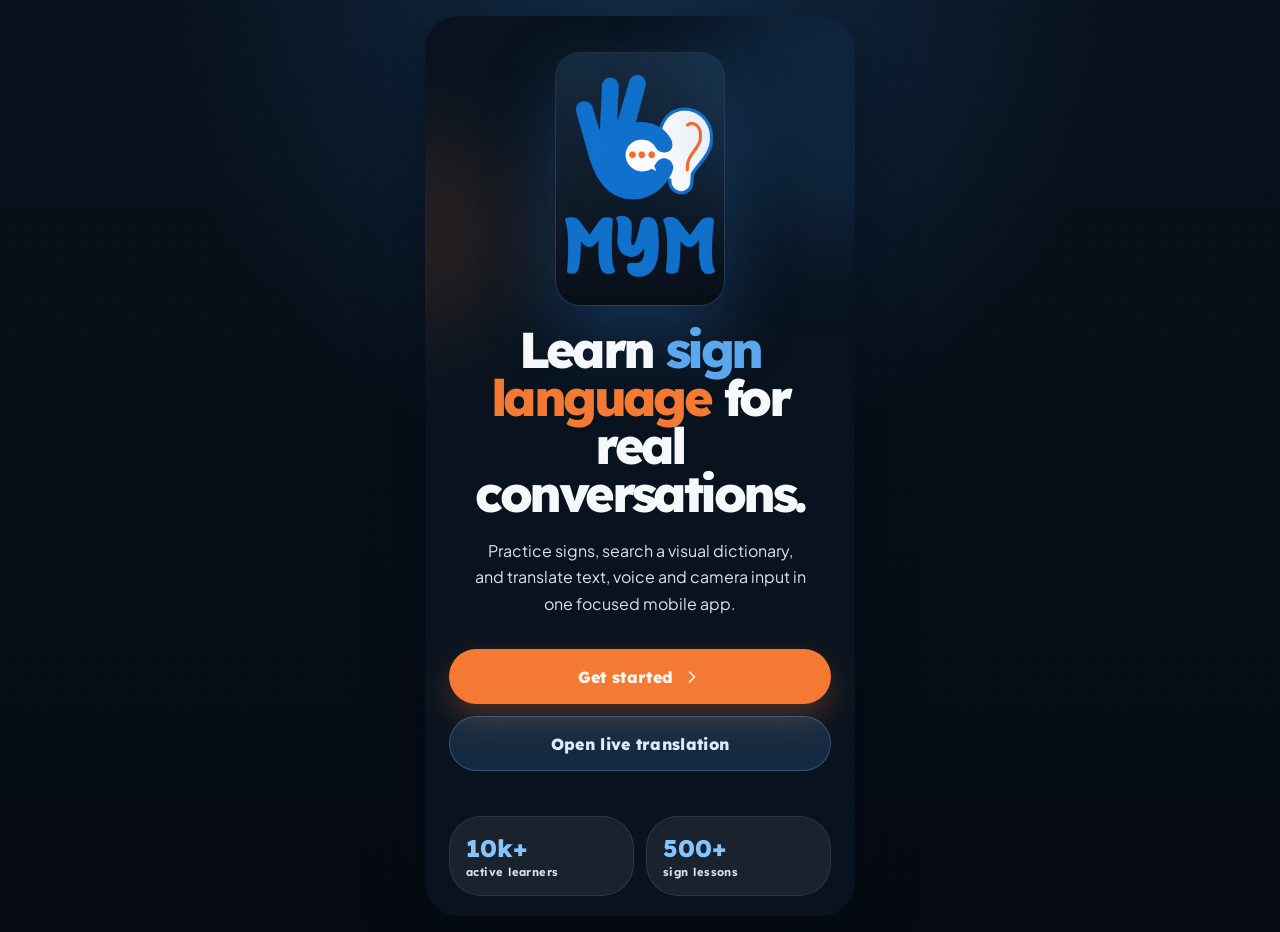
<file: index.html>
<!DOCTYPE html>
<html lang="en">
<head>
  <meta charset="UTF-8" />
  <meta name="viewport" content="width=device-width, initial-scale=1.0" />
  <meta name="description" content="MyM is a sign language learning and translation app with dictionary, lessons, practice, live camera, text, voice and video translation." />
  <meta name="theme-color" content="#09131f" />
  <meta name="apple-mobile-web-app-capable" content="yes" />
  <meta name="apple-mobile-web-app-status-bar-style" content="black-translucent" />
  <meta name="apple-mobile-web-app-title" content="MyM" />
  <title>MyM - Sign language learning and live translation</title>
  <link rel="preconnect" href="https://fonts.googleapis.com">
  <link rel="preconnect" href="https://fonts.gstatic.com" crossorigin>
  <link href="https://fonts.googleapis.com/css2?family=Lexend:wght@400;500;600;700;800&family=Plus+Jakarta+Sans:wght@400;500;600;700&display=swap" rel="stylesheet">
  <link rel="icon" href="icons/icon-192x192.png" />
  <link rel="apple-touch-icon" href="icons/icon-192x192.png" />
  <link rel="manifest" href="manifest.json" />
  <link rel="stylesheet" href="styles.css" />
</head>
<body>
  <a class="skip-link" href="#app-main">Skip to content</a>
  <div id="app" class="phone-shell" aria-live="polite"></div>
  <script src="app.js"></script>
  <script>
    if ('serviceWorker' in navigator) {
      window.addEventListener('load', () => navigator.serviceWorker.register('./sw.js').catch(() => {}));
    }
  </script>
</body>
</html>
</file>
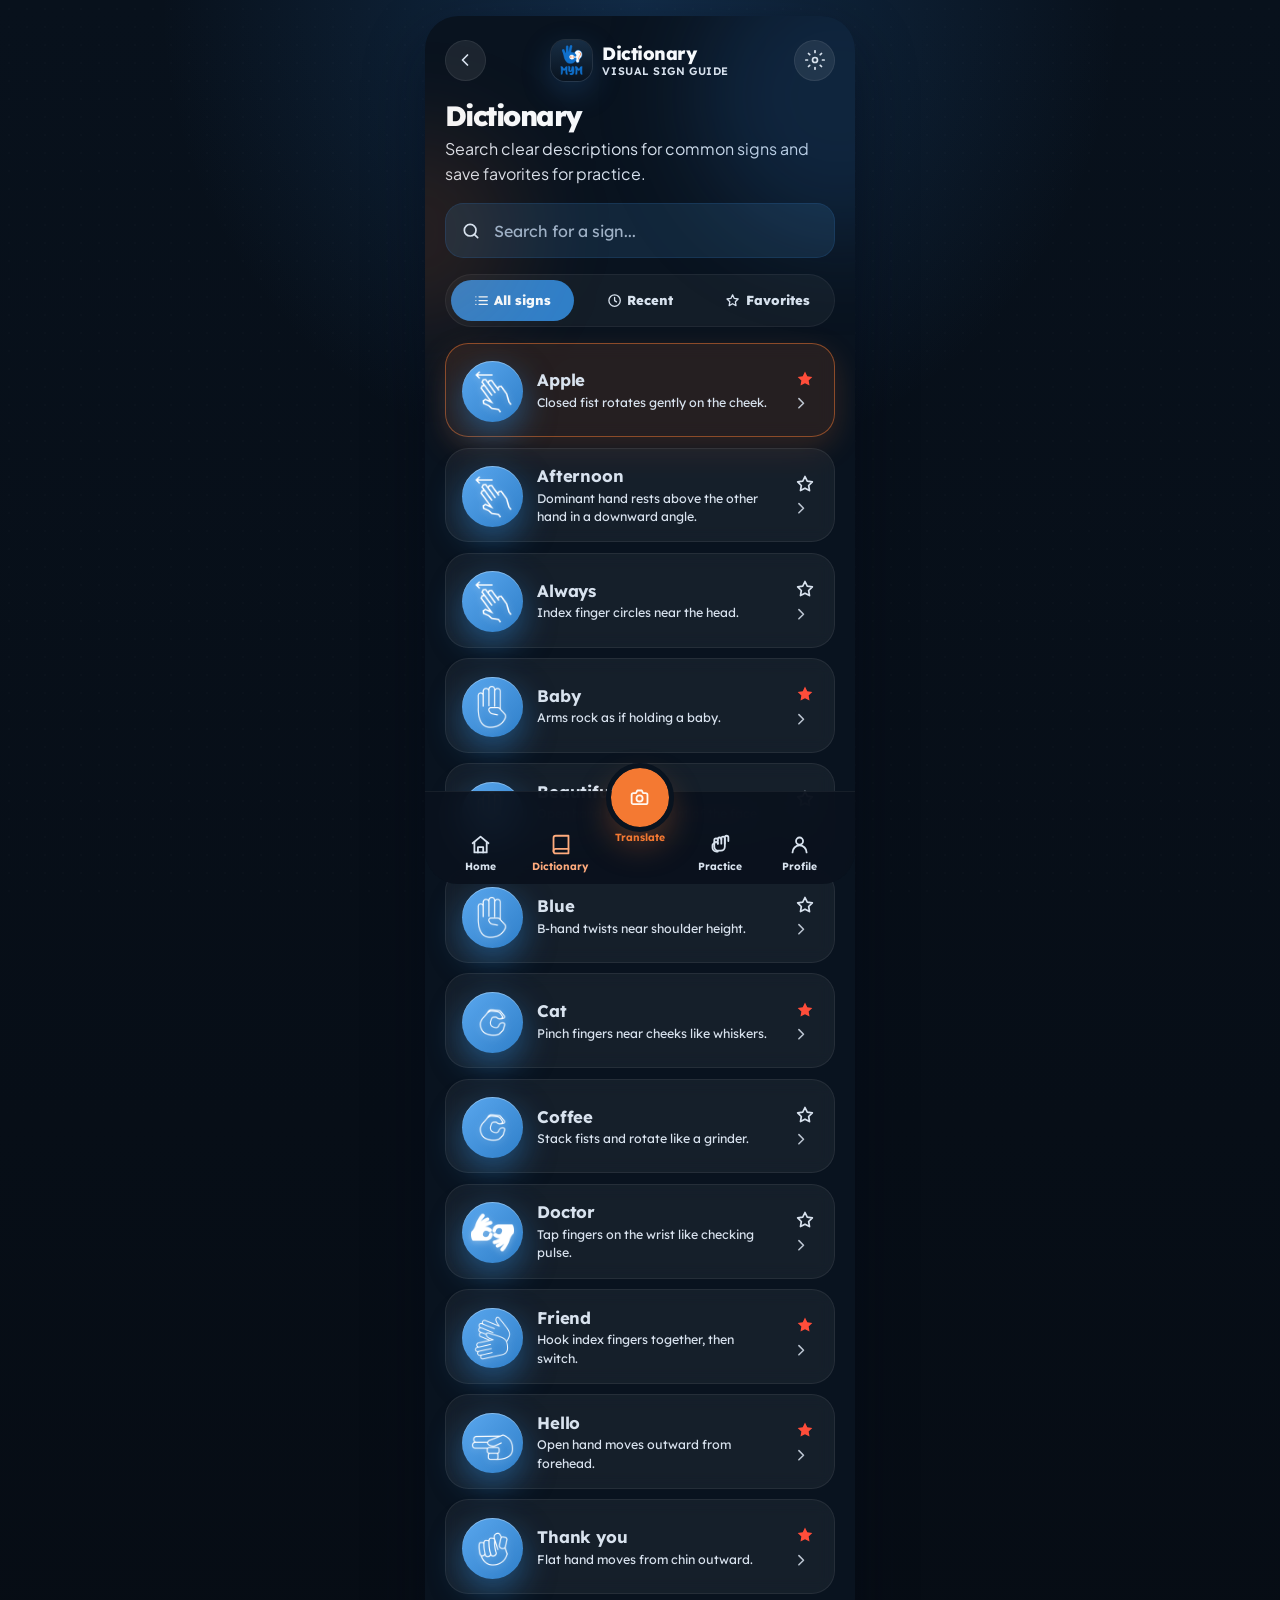
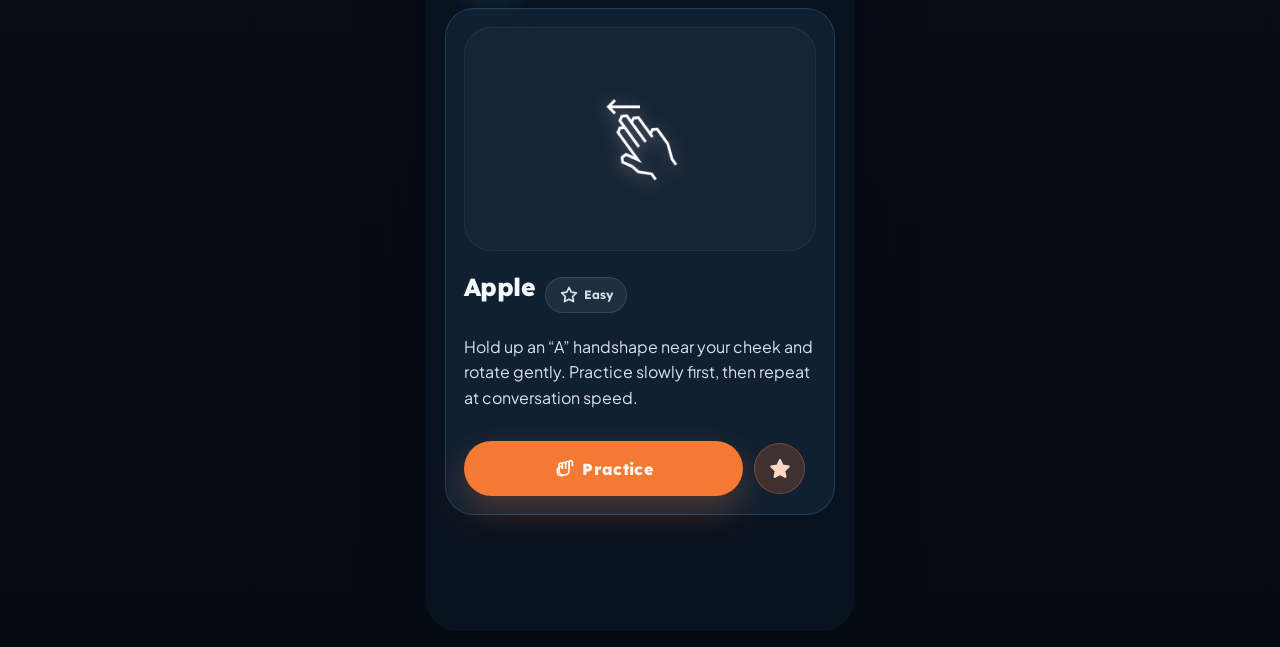
<file: dectionery.html>
<!DOCTYPE html>
<html lang="en">

<head>
    <meta charset="UTF-8">
    <meta name="viewport" content="width=device-width, initial-scale=1.0">
    <title>Dictionary - MyM</title>
    <meta http-equiv="refresh" content="0; url=index.html#dictionary">
    <script>location.replace('index.html#dictionary')</script>
</head>

<body><a href="index.html#dictionary">Open Dictionary</a></body>

</html>
</file>
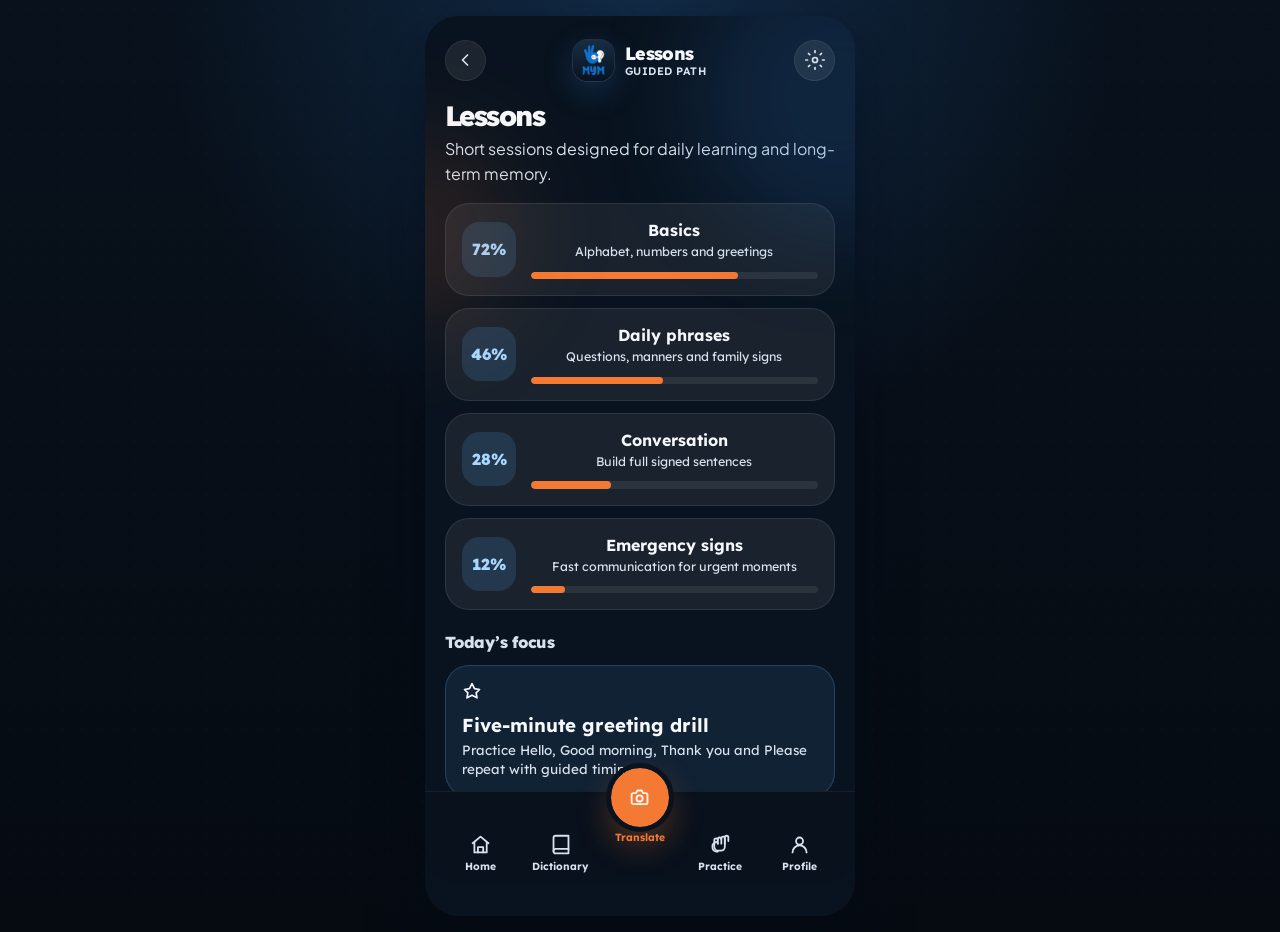
<file: learning.html>
<!DOCTYPE html>
<html lang="en">

<head>
    <meta charset="UTF-8">
    <meta name="viewport" content="width=device-width, initial-scale=1.0">
    <title>Lessons - MyM</title>
    <meta http-equiv="refresh" content="0; url=index.html#lessons">
    <script>location.replace('index.html#lessons')</script>
</head>

<body><a href="index.html#lessons">Open Lessons</a></body>

</html>
</file>
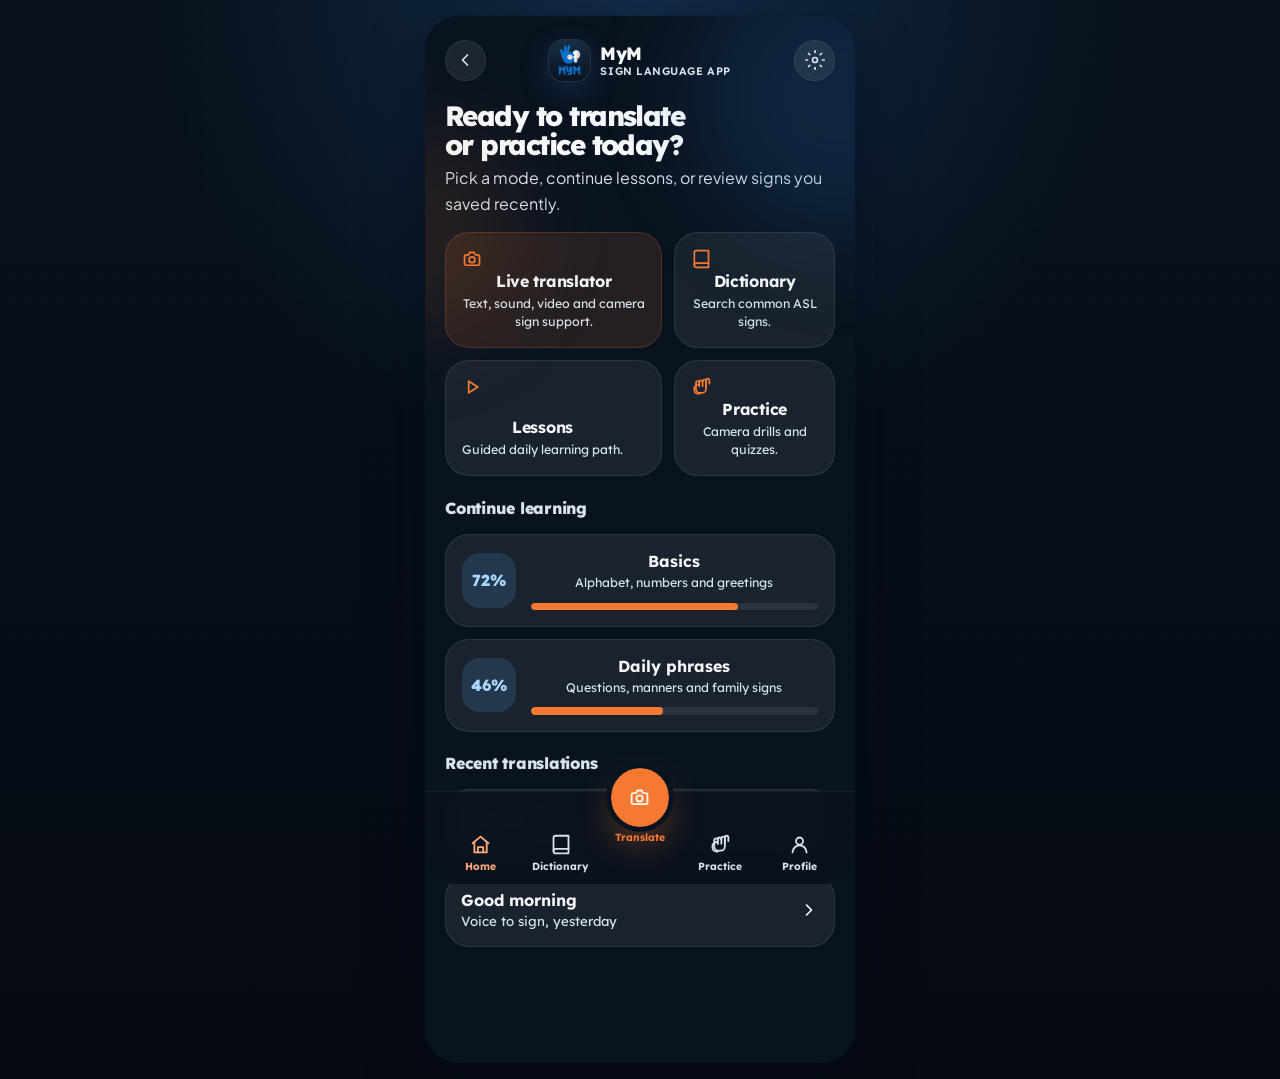
<file: main.html>
<!DOCTYPE html>
<html lang="en">

<head>
    <meta charset="UTF-8">
    <meta name="viewport" content="width=device-width, initial-scale=1.0">
    <title>MyM</title>
    <meta http-equiv="refresh" content="0; url=index.html#home">
    <script>location.replace('index.html#home')</script>
</head>

<body><a href="index.html#home">Open MyM</a></body>

</html>
</file>
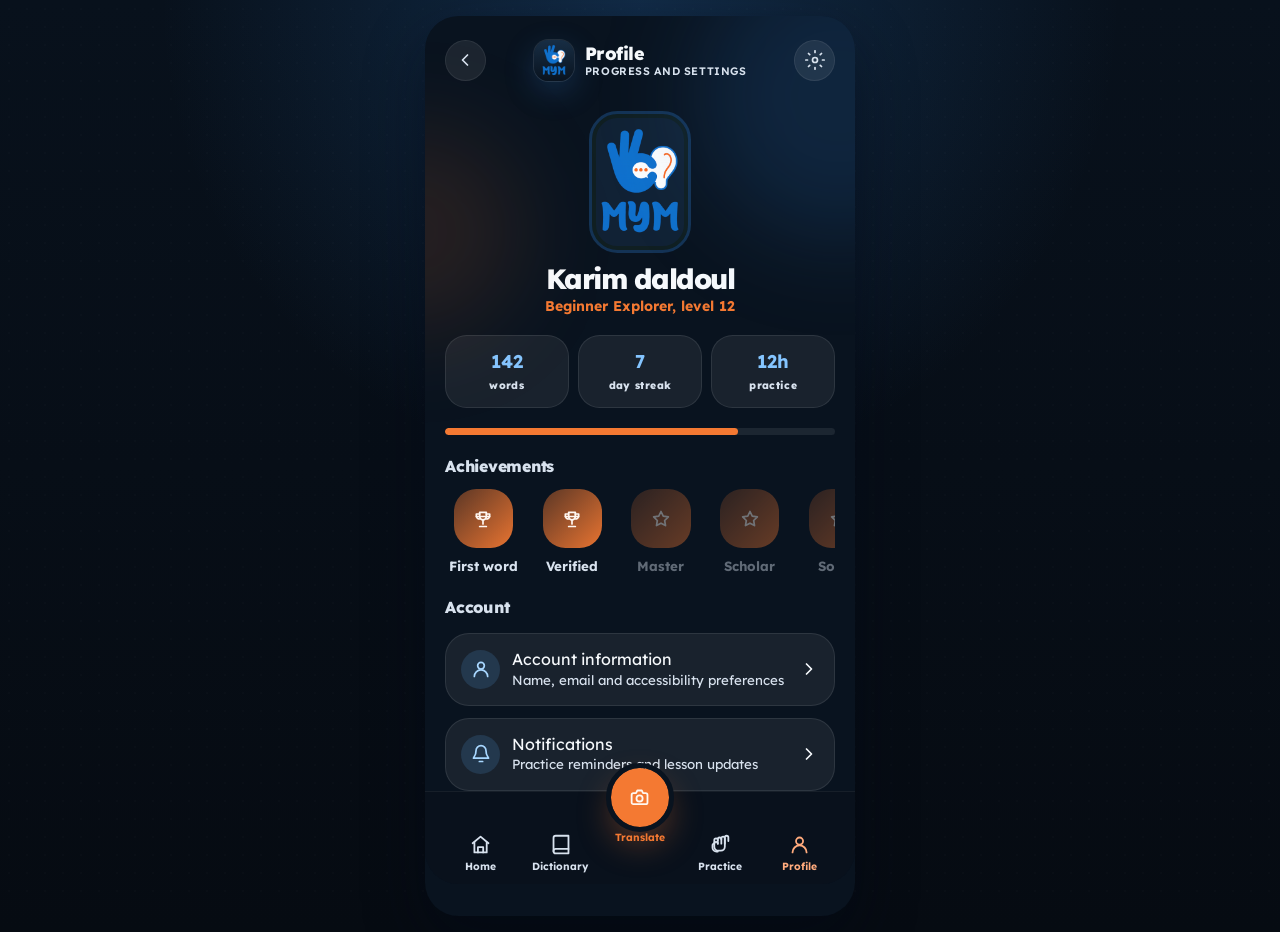
<file: profil.html>
<!DOCTYPE html>
<html lang="en">

<head>
    <meta charset="UTF-8">
    <meta name="viewport" content="width=device-width, initial-scale=1.0">
    <title>Profile - MyM</title>
    <meta http-equiv="refresh" content="0; url=index.html#profile">
    <script>location.replace('index.html#profile')</script>
</head>

<body><a href="index.html#profile">Open Profile</a></body>

</html>
</file>
<file: styles.css>
/* MyM SPA UI */
:root {
  --bg: #09131f;
  --panel: #111d2a;
  --panel-2: #17283a;
  --panel-3: #213349;
  --line: rgba(184, 199, 218, 0.18);
  --line-strong: rgba(70, 147, 222, 0.44);
  --text: #f6f9fc;
  --muted: #b8c7da;
  --soft: #d8e2ee;
  --blue: #5aa7ee;
  --blue-soft: rgba(90, 167, 238, 0.16);
  --orange: #f47932;
  --orange-soft: rgba(244, 121, 50, 0.12);
  --green: #22c55e;
  --danger: #ef4444;
  --radius-xl: 2rem;
  --radius-lg: 1.5rem;
  --radius-md: 1rem;
  --shadow: 0 24px 60px rgba(2, 8, 23, 0.45);
  --ease: cubic-bezier(.16, 1, .3, 1);
}

* { box-sizing: border-box; margin: 0; padding: 0; }
html { scroll-behavior: smooth; }
body {
  min-height: 100dvh;
  font-family: Lexend, "Plus Jakarta Sans", system-ui, sans-serif;
  background:
    radial-gradient(circle at 50% 0%, rgba(42, 113, 185, .28), transparent 30rem),
    linear-gradient(180deg, #08111c 0%, #060b12 100%);
  color: var(--text);
}
body::before {
  content: "";
  position: fixed;
  inset: 0;
  pointer-events: none;
  opacity: .18;
  background-image: radial-gradient(rgba(255,255,255,.08) 1px, transparent 1px);
  background-size: 18px 18px;
}
button, input, textarea { font: inherit; color: inherit; }
button, a { -webkit-tap-highlight-color: transparent; }
button { border: 0; cursor: pointer; }
button:focus-visible, a:focus-visible, input:focus-visible {
  outline: .18rem solid rgba(244, 121, 50, .72);
  outline-offset: .18rem;
}
a { color: inherit; text-decoration: none; }
img, svg, video { display: block; max-width: 100%; }

.skip-link {
  position: fixed;
  top: .75rem;
  left: .75rem;
  z-index: 50;
  transform: translateY(-150%);
  padding: .75rem 1rem;
  border-radius: 999px;
  background: var(--orange);
  color: #fff7f1;
  transition: transform .2s var(--ease);
}
.skip-link:focus { transform: translateY(0); }

.phone-shell {
  width: min(100%, 430px);
  min-height: 100dvh;
  margin: 0 auto;
  position: relative;
  overflow-x: hidden;
  background: var(--bg);
  box-shadow: var(--shadow);
}
.screen {
  min-height: 100dvh;
  padding: 1.25rem 1.25rem 7.25rem;
  position: relative;
}
.screen.compact { padding-bottom: 1.25rem; }
.orb {
  position: absolute;
  border-radius: 999px;
  filter: blur(3rem);
  pointer-events: none;
}
.orb.blue { width: 18rem; height: 18rem; top: -4rem; right: -8rem; background: rgba(42,113,185,.20); }
.orb.orange { width: 13rem; height: 13rem; top: 7rem; left: -7rem; background: rgba(244,121,50,.12); }

.app-header {
  display: flex;
  align-items: center;
  justify-content: space-between;
  gap: .75rem;
  padding: .25rem 0 1.25rem;
  position: relative;
  z-index: 2;
}
.brand {
  display: inline-flex;
  align-items: center;
  gap: .65rem;
  min-width: 0;
}
.logo-mark {
  width: 2.55rem;
  height: 2.55rem;
  object-fit: contain;
  padding: .18rem;
  border-radius: .9rem;
  background: linear-gradient(180deg, rgba(90,167,238,.18), rgba(9,19,31,.72));
  box-shadow: 0 0 0 1px rgba(255,255,255,.1), 0 10px 30px rgba(42,113,185,.28);
}
.brand-copy { min-width: 0; }
.brand-name { font-size: 1.12rem; font-weight: 800; letter-spacing: -.03em; }
.brand-kicker { color: var(--soft); font-size: .68rem; font-weight: 600; letter-spacing: .05em; text-transform: uppercase; }
.icon-button {
  width: 2.55rem;
  height: 2.55rem;
  border-radius: 999px;
  background: rgba(255,255,255,.08);
  color: var(--soft);
  display: grid;
  place-items: center;
  border: 1px solid rgba(255,255,255,.07);
  transition: transform .22s var(--ease), background .22s var(--ease), color .22s var(--ease);
}
.icon-button:hover { background: rgba(255,255,255,.09); color: var(--text); transform: translateY(-1px); }
.icon-button:active, .primary-btn:active, .chip:active, .nav-item:active { transform: scale(.98); }
.icon { width: 1.25rem; height: 1.25rem; stroke: currentColor; stroke-width: 2.05; fill: none; stroke-linecap: round; stroke-linejoin: round; }
.fill-icon { fill: currentColor; stroke: none; }

.welcome {
  min-height: 100dvh;
  display: flex;
  flex-direction: column;
  justify-content: space-between;
  padding: 2.1rem 1.5rem 2rem;
  isolation: isolate;
}
.welcome-logo {
  width: min(42vw, 10.5rem);
  height: min(62vw, 15.75rem);
  max-height: 34dvh;
  margin: .2rem auto 1.35rem;
  border-radius: 1.5rem;
  object-fit: contain;
  padding: .35rem;
  background: linear-gradient(180deg, rgba(90,167,238,.16), rgba(6,11,18,.54));
  box-shadow: 0 0 0 1px rgba(255,255,255,.1), 0 28px 70px rgba(42,113,185,.35);
}
.hero-title {
  font-size: clamp(2.25rem, 10vw, 3.15rem);
  line-height: .95;
  letter-spacing: -.07em;
  font-weight: 800;
  text-align: center;
  text-wrap: balance;
}
.hero-title .blue { color: var(--blue); }
.hero-title .orange { color: var(--orange); }
.hero-text {
  margin: 1.25rem auto 0;
  max-width: 21rem;
  text-align: center;
  color: var(--soft);
  line-height: 1.65;
  font-family: "Plus Jakarta Sans", sans-serif;
}
.hero-actions { margin-top: 2rem; display: grid; gap: .75rem; }
.primary-btn, .secondary-btn {
  min-height: 3.45rem;
  border-radius: 999px;
  display: inline-flex;
  justify-content: center;
  align-items: center;
  gap: .55rem;
  padding: .9rem 1.2rem;
  font-weight: 800;
  letter-spacing: .02em;
  transition: transform .22s var(--ease), filter .22s var(--ease), background .22s var(--ease);
}
.primary-btn { background: var(--orange); color: #fff7f1; box-shadow: 0 14px 34px rgba(244,121,50,.28); }
.secondary-btn { background: rgba(90,167,238,.16); color: #d8edff; border: 1px solid rgba(90,167,238,.34); }
.compact-btn { min-height: 3rem; padding-inline: 1rem; }
.full-width { width: 100%; margin-top: 1rem; }
.primary-btn:hover, .secondary-btn:hover { transform: translateY(-1px); filter: brightness(1.06); }
.welcome-stats { display: grid; grid-template-columns: 1fr 1fr; gap: .75rem; margin-top: 1.5rem; }
.stat-card, .surface {
  background: rgba(255,255,255,.065);
  border: 1px solid rgba(255,255,255,.09);
  border-radius: var(--radius-xl);
}
.stat-card { padding: 1rem; }
.stat-number { color: #84c5ff; font-size: 1.5rem; font-weight: 800; font-variant-numeric: tabular-nums; }
.stat-label { color: var(--soft); font-size: .7rem; font-weight: 700; letter-spacing: .04em; margin-top: .15rem; }

.page-title { font-size: 1.75rem; line-height: 1.05; letter-spacing: -.055em; font-weight: 800; text-wrap: balance; }
.page-subtitle { color: var(--soft); line-height: 1.6; margin-top: .35rem; font-family: "Plus Jakarta Sans", sans-serif; }
.section-heading { color: var(--soft); font-size: 1rem; font-weight: 800; margin: 1.35rem 0 .8rem; letter-spacing: -.015em; }

.translate-stage {
  position: relative;
  min-height: 19rem;
  border-radius: 2.3rem;
  overflow: hidden;
  background: linear-gradient(180deg, rgba(42,113,185,.15), rgba(15,23,42,.86));
  border: 1px solid var(--line-strong);
}
.camera-view, .avatar-stage {
  width: 100%;
  height: 19rem;
  object-fit: cover;
  background: #111c29;
}
.avatar-stage {
  display: grid;
  place-items: center;
  position: relative;
}
.avatar-hand {
  width: 9rem;
  height: 9rem;
  color: var(--blue);
  filter: drop-shadow(0 20px 35px rgba(42,113,185,.35));
  animation: signFloat 3s var(--ease) infinite;
}
.avatar-hand .icon, .sign-video-box .icon, .empty-state .icon {
  width: 100%;
  height: 100%;
}
@keyframes signFloat { 0%,100% { transform: translateY(0) rotate(-2deg); } 50% { transform: translateY(-.45rem) rotate(2deg); } }
.stage-badge, .live-caption {
  position: absolute;
  left: 1rem;
  right: 1rem;
  display: flex;
  align-items: center;
  gap: .45rem;
  border-radius: 999px;
  padding: .55rem .75rem;
  background: rgba(3, 10, 18, .58);
  border: 1px solid rgba(255,255,255,.08);
  backdrop-filter: blur(10px);
  color: var(--soft);
  font-size: .72rem;
  font-weight: 800;
  letter-spacing: .04em;
  text-transform: uppercase;
}
.stage-badge { top: 1rem; right: auto; }
.live-caption { bottom: 1rem; text-transform: none; letter-spacing: 0; font-size: .88rem; font-weight: 600; color: var(--text); }
.pulse-dot { width: .5rem; height: .5rem; background: var(--green); border-radius: 999px; box-shadow: 0 0 0 .25rem rgba(34,197,94,.13); }

.mode-tabs, .filter-tabs {
  display: grid;
  grid-template-columns: repeat(4, 1fr);
  gap: .25rem;
  margin: 1rem 0;
  padding: .3rem;
  background: rgba(255,255,255,.045);
  border: 1px solid rgba(255,255,255,.055);
  border-radius: 999px;
}
.filter-tabs { grid-template-columns: repeat(3, 1fr); }
.mode-tab, .filter-tab {
  border-radius: 999px;
  min-height: 2.55rem;
  display: inline-flex;
  justify-content: center;
  align-items: center;
  gap: .35rem;
  color: var(--soft);
  background: transparent;
  font-size: .82rem;
  font-weight: 800;
}
.filter-tab .icon {
  width: .95rem;
  height: .95rem;
  flex: 0 0 auto;
}
.mode-tab.active, .filter-tab.active { background: #2f7fc9; color: #f4fbff; }
.translator-card { padding: .9rem; border-radius: 1.65rem; background: rgba(255,255,255,.065); border: 1px solid rgba(255,255,255,.09); }
.input-row { display: grid; grid-template-columns: 1fr auto; gap: .55rem; align-items: center; }
.translate-input {
  width: 100%;
  min-height: 3.25rem;
  border-radius: 1.25rem;
  border: 1px solid rgba(42,113,185,.24);
  outline: none;
  background: rgba(90,167,238,.13);
  color: var(--text);
  padding: .9rem 1rem;
}
.translate-input::placeholder, .search-input::placeholder { color: #9fb1c6; }
.translate-input:focus, .search-input:focus { border-color: var(--blue); box-shadow: 0 0 0 .22rem rgba(42,113,185,.14); }
.output-box {
  min-height: 4.4rem;
  margin-top: .7rem;
  border-radius: 1.35rem;
  padding: 1rem;
  color: var(--text);
  line-height: 1.5;
  background: rgba(10,18,29,.72);
  border: 1px solid rgba(255,255,255,.055);
}
.quick-row { display: flex; gap: .5rem; overflow-x: auto; padding: .9rem .1rem .2rem; scrollbar-width: none; }
.quick-row::-webkit-scrollbar { display: none; }
.chip {
  flex: 0 0 auto;
  border-radius: 999px;
  padding: .72rem .9rem;
  color: var(--soft);
  background: rgba(255,255,255,.075);
  border: 1px solid rgba(255,255,255,.105);
  font-size: .78rem;
  font-weight: 700;
  transition: transform .2s var(--ease), background .2s var(--ease);
}
.chip.active, .chip:hover { background: var(--orange-soft); color: #ffd7c2; border-color: rgba(244,121,50,.24); }
.feature-tile:hover, .sign-item:hover, .lesson-card:hover, .practice-card:hover, .settings-item:hover, .history-item:hover {
  background: rgba(255,255,255,.09);
  transform: translateY(-1px);
}

.feature-grid { display: grid; grid-template-columns: 1.15fr .85fr; gap: .75rem; margin-top: 1rem; }
.feature-tile {
  min-height: 7.25rem;
  padding: 1rem;
  border-radius: var(--radius-lg);
  background: rgba(255,255,255,.065);
  border: 1px solid rgba(255,255,255,.09);
  color: var(--text);
  display: flex;
  flex-direction: column;
  justify-content: space-between;
  transition: transform .2s var(--ease), background .2s var(--ease), border-color .2s var(--ease);
}
.feature-tile.orange { background: var(--orange-soft); border-color: rgba(244,121,50,.2); }
.tile-icon { color: var(--orange); }
.feature-tile h3 { font-size: 1rem; letter-spacing: -.02em; color: var(--text); }
.feature-tile p { color: var(--soft); font-size: .78rem; line-height: 1.45; margin-top: .25rem; }

.search-wrap { position: relative; margin: 1rem 0; }
.search-wrap .icon { position: absolute; left: 1rem; top: 50%; transform: translateY(-50%); color: var(--soft); }
.search-input {
  width: 100%;
  height: 3.45rem;
  border: 1px solid rgba(42,113,185,.20);
  background: rgba(90,167,238,.13);
  color: var(--text);
  border-radius: 1.15rem;
  padding: 0 1rem 0 3rem;
  outline: none;
}
.sign-list { display: grid; gap: .65rem; }
.sign-item {
  width: 100%;
  display: grid;
  grid-template-columns: auto minmax(0, 1fr) auto;
  gap: .9rem;
  align-items: center;
  text-align: left;
  padding: .9rem 1rem;
  border-radius: 1.45rem;
  background: rgba(255,255,255,.05);
  border: 1px solid rgba(255,255,255,.07);
  color: var(--text);
  transition: transform .25s var(--ease), background .25s var(--ease), border-color .25s var(--ease), box-shadow .25s var(--ease);
  backdrop-filter: blur(8px);
  cursor: pointer;
}
.sign-item:active { transform: scale(.985); }
.sign-item.selected {
  border-color: rgba(244,121,50,.5);
  background: rgba(244,121,50,.12);
  box-shadow: 0 10px 30px rgba(244,121,50,.18);
}
.sign-letter {
  width: 3.8rem;
  height: 3.8rem;
  border-radius: 50%;
  display: grid;
  place-items: center;
  color: #ffffff;
  background: linear-gradient(135deg, #5aa7ee 0%, #2f7fc9 100%);
  box-shadow: 0 12px 32px rgba(43, 127, 201, 0.55), inset 0 1px 0 rgba(255,255,255,0.3);
  flex-shrink: 0;
  overflow: hidden;
  padding: .55rem;
  transition: transform .25s var(--ease), box-shadow .25s var(--ease);
}
.sign-item:hover .sign-letter,
.sign-item:active .sign-letter {
  transform: scale(1.06);
  box-shadow: 0 16px 40px rgba(43, 127, 201, 0.65), inset 0 1px 0 rgba(255,255,255,0.35);
}
.sign-icon-img {
  width: 100%;
  height: 100%;
  object-fit: contain;
  filter: drop-shadow(0 2px 3px rgba(0,0,0,0.3)) brightness(0) invert(1);
}
.sign-item strong {
  display: block;
  font-size: 1.05rem;
  font-weight: 700;
  letter-spacing: -.012em;
  line-height: 1.2;
}
.sign-item span {
  display: block;
  color: var(--soft);
  font-size: .78rem;
  margin-top: .2rem;
  line-height: 1.5;
}
.sign-action {
  display: inline-flex;
  align-items: center;
  justify-content: center;
  color: var(--soft);
  background: transparent;
  border: none;
  transition: transform .2s var(--ease), color .2s var(--ease), filter .2s var(--ease);
  cursor: pointer;
  padding: .15rem;
  flex-shrink: 0;
  line-height: 0;
}
.sign-action:hover {
  color: #ff4d3a;
  transform: scale(1.15);
  filter: drop-shadow(0 0 8px rgba(255, 77, 58, 0.4));
}
.sign-action.saved {
  color: #ff4d3a;
  animation: favPop .35s var(--ease);
}
.sign-action .icon {
  width: 1.15rem;
  height: 1.15rem;
  display: block;
}
.sign-action.saved .icon {
  fill: currentColor;
  stroke: none;
}
.sign-action:hover {
  color: #ff4d3a;
  transform: scale(1.15);
  filter: drop-shadow(0 0 8px rgba(255, 77, 58, 0.4));
}
.sign-action.saved {
  color: #ff4d3a;
  animation: favPop .35s var(--ease);
}
.sign-action .icon {
  width: 1.25rem;
  height: 1.25rem;
  display: block;
}
.sign-action.saved .icon {
  fill: currentColor;
  stroke: none;
}
.sign-actions {
  display: flex;
  align-items: center;
  justify-content: center;
  gap: .4rem;
  flex-shrink: 0;
}
.sign-chevron {
  display: grid;
  place-items: center;
  width: 1.6rem;
  height: 1.6rem;
  color: var(--soft);
  opacity: .85;
}
.sign-chevron .icon { width: 1.15rem; height: 1.15rem; }
.sign-encapsulate {
  margin-top: .9rem;
  padding: 1.1rem;
  border-radius: 1.8rem;
  background: rgba(90,167,238,.09);
  border: 1px solid rgba(90,167,238,.22);
  backdrop-filter: blur(10px);
  transition: transform .25s var(--ease), opacity .25s var(--ease);
  animation: slideUp .3s var(--ease);
}
.sign-detail-card {
  display: grid;
  gap: .9rem;
}
.sign-detail-card .sign-video-box {
  height: 14rem;
  border-radius: 1.7rem;
  display: grid;
  place-items: center;
  background: #172435;
  border: 1px solid rgba(255,255,255,.06);
}
.sign-video-box .sign-icon-img {
  width: 38%;
  height: 38%;
  max-width: 7rem;
  max-height: 7rem;
  filter: drop-shadow(0 4px 8px rgba(0,0,0,0.35)) brightness(0) invert(1);
}
.sign-detail-card .section-heading {
  color: var(--text);
  font-size: 1.55rem;
  font-weight: 800;
  letter-spacing: -.02em;
  margin: 0;
}
.sign-detail-card .page-subtitle {
  color: var(--soft);
  line-height: 1.6;
  margin: 0;
  font-family: "Plus Jakarta Sans", sans-serif;
}
.sign-detail-meta {
  display: flex;
  gap: .6rem;
  margin: .35rem 0 .2rem;
}
.sign-meta-chip {
  display: inline-flex;
  align-items: center;
  gap: .35rem;
  padding: .45rem .8rem;
  border-radius: 999px;
  background: rgba(255,255,255,.07);
  border: 1px solid rgba(255,255,255,.1);
  color: var(--soft);
  font-size: .75rem;
  font-weight: 700;
  letter-spacing: .01em;
}
.detail-actions {
  display: grid;
  grid-template-columns: 1fr auto auto;
  gap: .7rem;
  align-items: center;
  margin-top: 1rem;
}
.detail-fav-btn {
  width: 3.2rem;
  height: 3.2rem;
  border-radius: 999px;
  display: grid;
  place-items: center;
  border: 1px solid rgba(255,255,255,.1);
  background: rgba(255,255,255,.07);
  color: var(--soft);
  transition: transform .25s var(--ease), background .25s var(--ease), color .25s var(--ease), box-shadow .25s var(--ease);
}
.detail-fav-btn:hover {
  background: rgba(244,121,50,.24);
  color: #ffd7c2;
  transform: scale(1.06);
  box-shadow: 0 10px 26px rgba(244,121,50,.28);
}
.detail-fav-btn.is-saved {
  background: rgba(244,121,50,.2);
  color: #ffd7c2;
  border-color: rgba(244,121,50,.35);
}
.detail-fav-btn .icon { width: 1.5rem; height: 1.5rem; }
.detail-fav-btn.is-saved .icon { fill: currentColor; stroke: currentColor; }
@keyframes favPop {
  0% { transform: scale(1); }
  40% { transform: scale(1.25); }
  100% { transform: scale(1); }
}
@keyframes slideUp {
  from { opacity: 0; transform: translateY(12px); }
  to { opacity: 1; transform: translateY(0); }
}
.favorite { color: var(--orange); }

.lesson-card, .profile-card, .settings-item, .history-item {
  border-radius: var(--radius-lg);
  background: rgba(255,255,255,.065);
  border: 1px solid rgba(255,255,255,.09);
  color: var(--text);
}
.lesson-list { display: grid; gap: .75rem; margin-top: 1rem; }
.lesson-card { padding: 1rem; display: grid; grid-template-columns: auto 1fr; gap: .9rem; align-items: center; }
.lesson-card, .practice-card, .settings-item, .history-item { transition: transform .2s var(--ease), background .2s var(--ease), border-color .2s var(--ease); }
.lesson-progress { width: 3.4rem; height: 3.4rem; border-radius: 1.1rem; display: grid; place-items: center; background: var(--blue-soft); color: #a8d7ff; font-weight: 800; }
.lesson-card h3 { font-size: 1rem; }
.lesson-card p { color: var(--soft); font-size: .78rem; line-height: 1.45; margin-top: .2rem; }
.progress-line { height: .45rem; margin-top: .65rem; border-radius: 999px; background: rgba(255,255,255,.08); overflow: hidden; }
.progress-line > i { display: block; height: 100%; width: var(--value); background: var(--orange); border-radius: inherit; }
.profile-progress { --value: 75%; }

.practice-options { display: grid; gap: .8rem; margin-top: 1rem; }
.practice-card { padding: 1rem; border-radius: var(--radius-lg); background: rgba(90,167,238,.11); border: 1px solid rgba(90,167,238,.24); color: var(--text); text-align: left; }
.practice-card h3 { margin: .7rem 0 .25rem; }
.practice-card p { color: var(--soft); line-height: 1.45; font-size: .84rem; }

.profile-top { text-align: center; padding-top: .8rem; }
.avatar {
  width: 6rem;
  height: 8.5rem;
  margin: 0 auto .9rem;
  border-radius: 1.6rem;
  object-fit: contain;
  padding: .25rem;
  background: rgba(90,167,238,.1);
  border: 4px solid #101f22;
  outline: 3px solid rgba(42,113,185,.35);
}
.rank { color: var(--orange); font-weight: 700; font-size: .88rem; margin-top: .25rem; }
.stats-grid { display: grid; grid-template-columns: repeat(3, 1fr); gap: .6rem; margin: 1.2rem 0; }
.mini-stat { padding: .9rem .55rem; border-radius: 1.35rem; background: rgba(255,255,255,.065); text-align: center; border: 1px solid rgba(255,255,255,.09); }
.mini-stat b { display: block; color: #84c5ff; font-size: 1.15rem; font-variant-numeric: tabular-nums; }
.mini-stat span { color: var(--soft); font-size: .65rem; font-weight: 800; letter-spacing: .035em; }
.achievement-row { display: flex; gap: .75rem; overflow-x: auto; scrollbar-width: none; }
.achievement { min-width: 4.8rem; text-align: center; }
.badge-icon { width: 3.7rem; height: 3.7rem; margin: 0 auto .45rem; display: grid; place-items: center; border-radius: 1.4rem; background: linear-gradient(135deg, rgba(244,121,50,.35), rgba(244,121,50,.95)); color: #fff7f1; }
.achievement.locked { opacity: .42; }
.achievement small { color: var(--soft); font-weight: 700; }

.settings-list, .history-list { display: grid; gap: .75rem; margin-top: 1rem; }
.settings-item, .history-item { width: 100%; padding: .95rem; display: flex; align-items: center; justify-content: space-between; gap: .8rem; text-align: left; }
.settings-left { display: flex; align-items: center; gap: .75rem; }
.settings-left .icon-wrap { width: 2.45rem; height: 2.45rem; border-radius: 999px; display: grid; place-items: center; color: #a8d7ff; background: var(--blue-soft); }
.settings-item small, .history-item small { display: block; color: var(--soft); margin-top: .15rem; line-height: 1.35; }
.toggle { flex: 0 0 auto; width: 3rem; height: 1.65rem; border-radius: 999px; background: rgba(255,255,255,.16); padding: .2rem; transition: background .2s var(--ease); }
.toggle::after { content:""; display:block; width:1.25rem; height:1.25rem; border-radius:999px; background:#d8e2ee; transition: transform .2s var(--ease), background .2s var(--ease); }
.toggle.on { background: rgba(244,121,50,.32); }
.toggle.on::after { background:var(--orange); transform: translateX(1.35rem); }

.empty-state { text-align: center; padding: 3rem 1rem; color: var(--soft); }
.empty-state .icon { width: 3rem; height: 3rem; margin: 0 auto 1rem; color: var(--blue); }

.bottom-nav {
  position: fixed;
  left: 50%;
  bottom: 0;
  transform: translateX(-50%);
  width: min(100%, 430px);
  height: 5.8rem;
  padding: .7rem 1rem calc(.7rem + env(safe-area-inset-bottom));
  background: rgba(10,18,29,.94);
  border-top: 1px solid rgba(255,255,255,.06);
  display: grid;
  grid-template-columns: repeat(5, 1fr);
  align-items: end;
  backdrop-filter: blur(16px);
  z-index: 20;
}
.nav-item {
  min-width: 0;
  display: grid;
  justify-items: center;
  gap: .28rem;
  color: var(--soft);
  background: transparent;
  transition: color .2s var(--ease), transform .2s var(--ease);
}
.nav-item .icon { width: 1.32rem; height: 1.32rem; }
.nav-label { font-size: .65rem; font-weight: 700; }
.nav-item.active { color: #ffab7d; }
.nav-item.center {
  align-self: start;
  margin-top: -2.2rem;
  color: #fff7f1;
}
.nav-item.center .center-disc {
  width: 3.65rem;
  height: 3.65rem;
  border-radius: 999px;
  display: grid;
  place-items: center;
  background: var(--orange);
  outline: .35rem solid var(--bg);
  box-shadow: 0 16px 34px rgba(244,121,50,.34);
}
.nav-item.center .nav-label { color: var(--orange); }
.toast {
  position: fixed;
  left: 50%;
  bottom: 6.3rem;
  transform: translateX(-50%) translateY(1rem);
  width: min(calc(100% - 2rem), 390px);
  padding: .85rem 1rem;
  border-radius: 1.2rem;
  color: var(--text);
  background: rgba(14,28,43,.96);
  border: 1px solid rgba(255,255,255,.14);
  opacity: 0;
  pointer-events: none;
  transition: opacity .25s var(--ease), transform .25s var(--ease);
  z-index: 40;
}
.toast.show { opacity: 1; transform: translateX(-50%) translateY(0); }

@media (min-width: 431px) {
  body { padding: 1rem 0; }
  .phone-shell { min-height: calc(100dvh - 2rem); border-radius: 2.1rem; overflow: hidden; }
  .bottom-nav { bottom: 1rem; border-radius: 0 0 2.1rem 2.1rem; }
}

@media (max-width: 360px) {
  .screen { padding-inline: .95rem; }
  .welcome { padding: 1.3rem 1rem 1.2rem; }
  .welcome-logo { width: 7rem; height: 10.5rem; margin-bottom: 1rem; }
  .hero-title { font-size: 2.1rem; }
  .app-header { gap: .5rem; }
  .logo-mark { width: 2.25rem; height: 2.25rem; }
  .brand-name { font-size: 1rem; }
  .brand-kicker { font-size: .58rem; }
  .detail-actions { grid-template-columns: 1fr; }
  .mode-tab, .filter-tab, .nav-label { font-size: .6rem; }
  .filter-tab { gap: .2rem; }
  .filter-tab .icon { width: .78rem; height: .78rem; }
}
</file>
